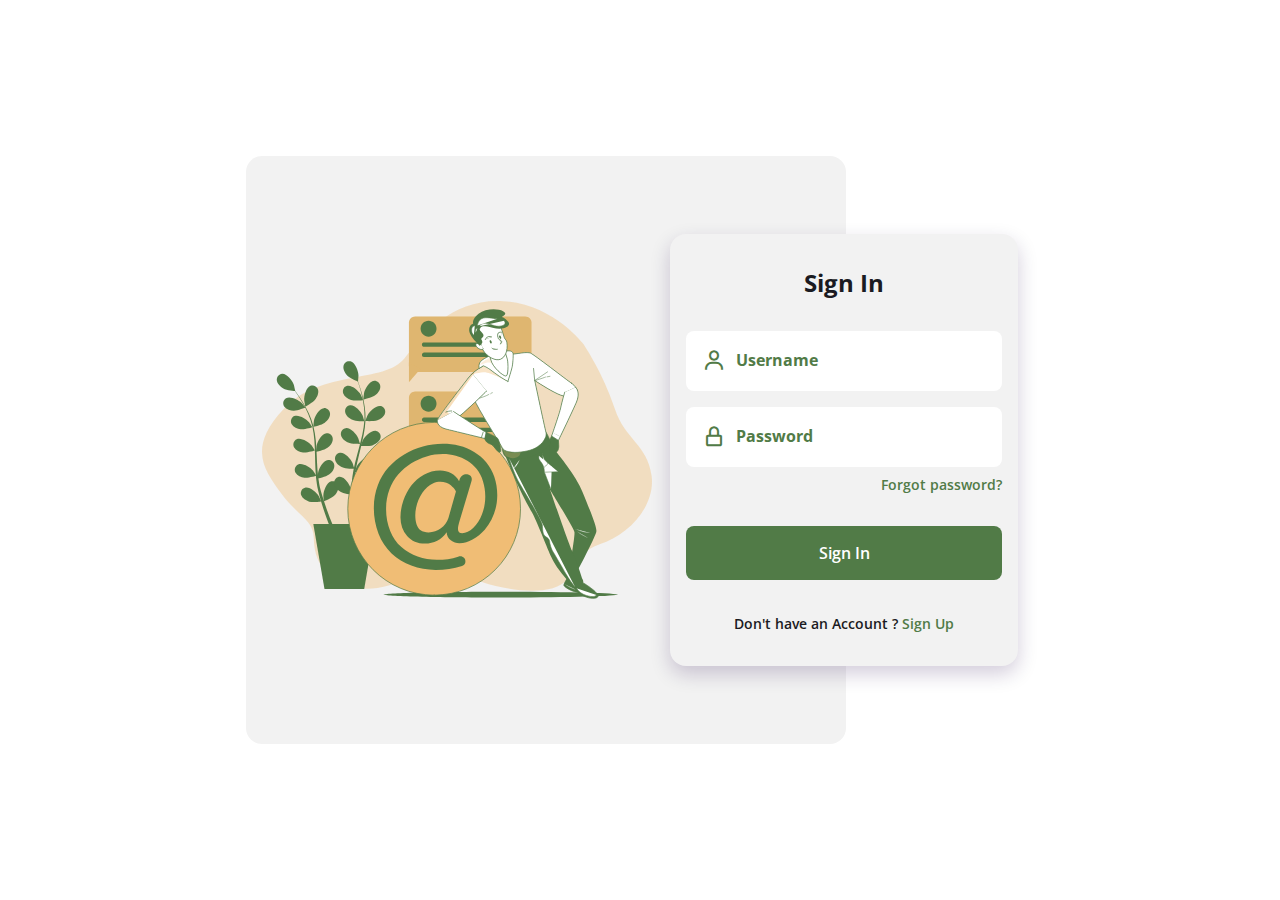
<file: responsive-login-signin-signup-main/index.html>
<!DOCTYPE html>
<html lang="en">
    <head>
        <meta charset="UTF-8">
        <meta name="viewport" content="width=device-width, initial-scale=1.0">

        <!-- ===== CSS ===== -->
        <link rel="stylesheet" href="assets/css/styles.css">
    
        <!-- ===== BOX ICONS ===== -->
        <link href='https://cdn.jsdelivr.net/npm/boxicons@2.0.5/css/boxicons.min.css' rel='stylesheet'>

        <title>Responsive Login Form Sign In Sign Up</title>
    </head>
    <body>
        <div class="login">
            <div class="login__content">
                <div class="login__img">
                    <img src="assets/img/img-login1.svg" alt="">
                </div>

                <div class="login__forms">
                    <form action="" class="login__registre" id="login-in">
                        <h1 class="login__title">Sign In</h1>
    
                        <div class="login__box">
                            <i class='bx bx-user login__icon'></i>
                            <input type="text" placeholder="Username" class="login__input">
                        </div>
    
                        <div class="login__box">
                            <i class='bx bx-lock-alt login__icon'></i>
                            <input type="password" placeholder="Password" class="login__input">
                        </div>

                        <a href="#" class="login__forgot">Forgot password?</a>

                        <a href="../search3.html" class="login__button">Sign In</a>

                        <div>
                            <span class="login__account">Don't have an Account ?</span>
                            <span class="login__signin" id="sign-up">Sign Up</span>
                        </div>
                    </form>

                    <form action="" class="login__create none" id="login-up">
                        <h1 class="login__title">Create Account</h1>
    
                        <div class="login__box">
                            <i class='bx bx-user login__icon'></i>
                            <input type="text" placeholder="Username" class="login__input">
                        </div>
    
                        <div class="login__box">
                            <i class='bx bx-at login__icon'></i>
                            <input type="text" placeholder="Email" class="login__input">
                        </div>

                        <div class="login__box">
                            <i class='bx bx-lock-alt login__icon'></i>
                            <input type="password" placeholder="Password" class="login__input">
                        </div>

                        <a href="../search3.html" class="login__button">Sign Up</a>

                        <div>
                            <span class="login__account">Already have an Account ?</span>
                            <span class="login__signup" id="sign-in">Sign In</span>
                        </div>

                        <div class="login__social">
                            <a href="#" class="login__social-icon"><i class='bx bxl-facebook' ></i></a>
                            <a href="#" class="login__social-icon"><i class='bx bxl-twitter' ></i></a>
                            <a href="#" class="login__social-icon"><i class='bx bxl-google' ></i></a>
                        </div>
                    </form>
                </div>
            </div>
        </div>

        <!--===== MAIN JS =====-->
        <script src="assets/js/main.js"></script>
    </body>
</html>
</file>
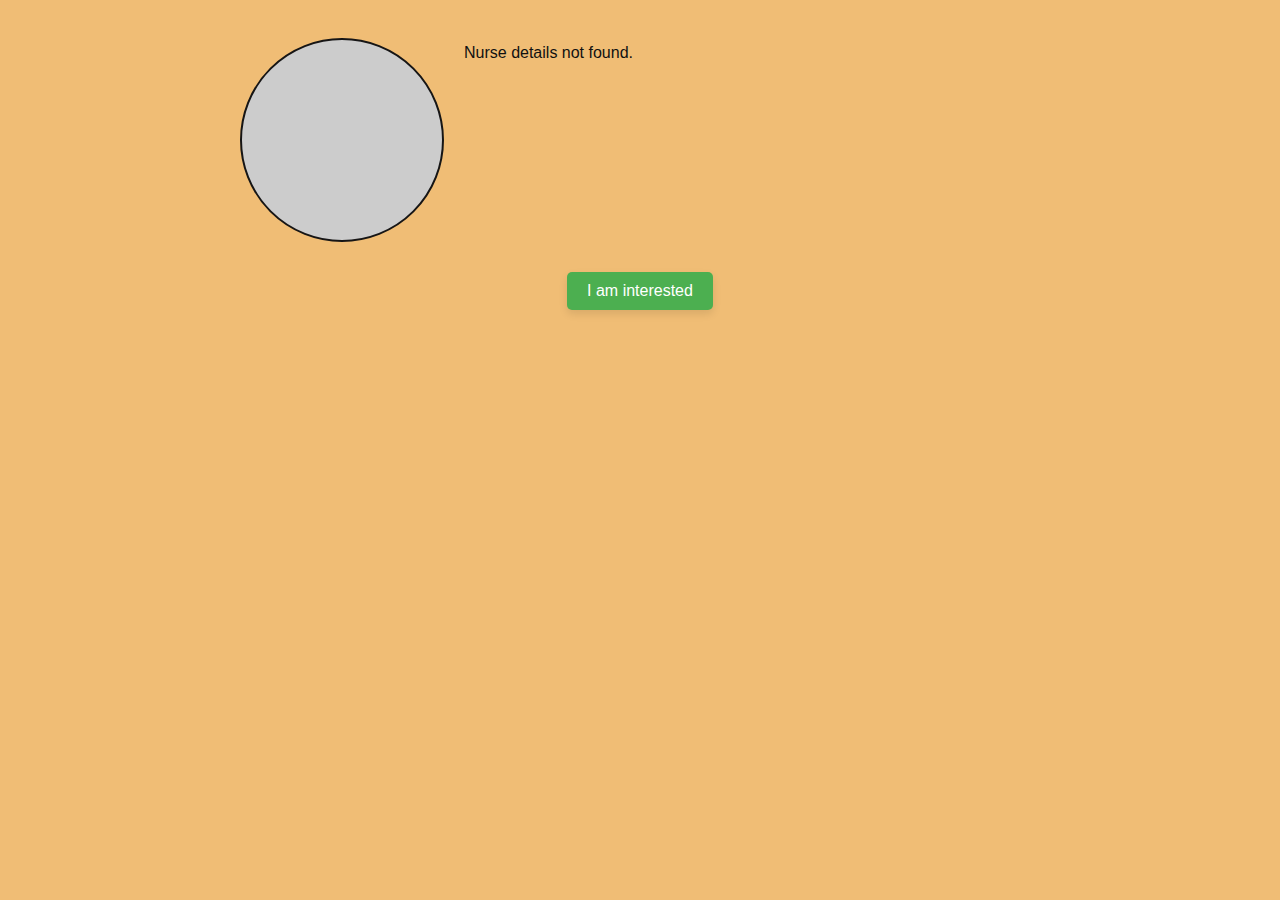
<file: detail.html>
<!DOCTYPE html>
<html lang="en">
<head>
    <meta charset="UTF-8">
    <meta name="viewport" content="width=device-width, initial-scale=1.0">
    <title>Nurse Details</title>
    <link rel="stylesheet" href="details.css">
    <style>
        

        .container {
            display: flex;
            align-items: flex-start;
        }

        .profile-picture {
            background-color: #ccc;
            width: 200px;
            height: 200px;
            border-radius: 100%;
            border: 2px solid #161515;
            margin-right: 20px;
            margin-top: 10px;
            background-image: url("https://img.freepik.com/premium-photo/user-icon-account-icon-3d-illustration_118019-6409.jpg");
            background-size: cover;
            background-position: center;
        }

        .interest-button {
            background-color: #4CAF50;
            color: white;
            padding: 10px 20px;
            border: none;
            border-radius: 5px;
            font-size: 16px;
            cursor: pointer;
            box-shadow: 0 4px 8px rgba(0,0,0,0.1);
            transition: all 0.3s;
            text-decoration: none; /* Remove default anchor underline */
            display: block;
            margin: 10px auto;
            width: max-content;
        }

        .interest-button:hover {
            background-color: #45a049;
            box-shadow: 0 6px 12px rgba(0,0,0,0.2);
        }
    </style>
</head>
<body>
    <div class="main-container">
        <div class="container">
            <div class="profile-picture"></div>
            <div id="nurseDetails">
                <h1>Nurse Details</h1>
            </div>
        </div>
        <a href="thank.html" class="interest-button">I am interested</a>
    </div>
    <script src="nurse_details.js"></script>
</body>
</html>
</file>
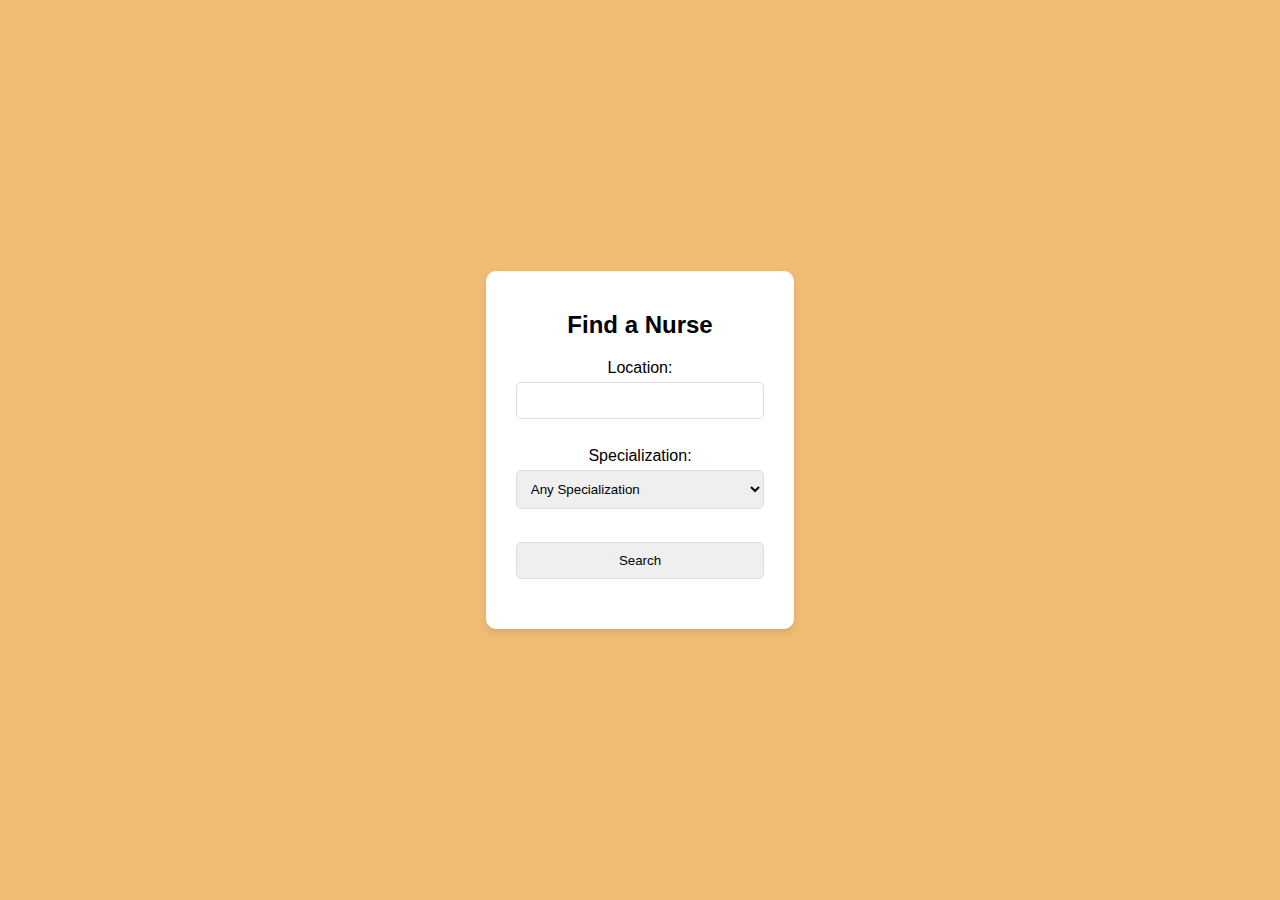
<file: search3.html>
<!DOCTYPE html>
<html lang="en">
<head>
    <meta charset="UTF-8">
    <meta name="viewport" content="width=device-width, initial-scale=1.0">
    <title>Nurse Finder</title>
    <style>
        body {
            font-family: Arial, sans-serif;
            background-color: hsl(35, 80%, 70%);
            margin: 0;
            padding: 0;
            display: flex;
            justify-content: center;
            align-items: center;
            height: 100vh;
            text-align: center;
        }
        .container {
            background-color: #fff;
            padding: 20px;
            border-radius: 10px;
            box-shadow: 0 4px 8px rgba(0,0,0,0.1);
            margin: 15px;
            width: fit-content;
        }
        #results {
            margin-top: 20px;
        }
        .nurse {
            border: 1px solid #ddd;
            padding: 10px 20px;
            border-radius: 5px;
            margin-bottom: 10px;
            background-color: #f9f9f9;
        }
        form > * {
            margin: 10px 0;
        }
        input, select, button {
            padding: 10px;
            margin-top: 5px;
            border: 1px solid #ddd;
            border-radius: 5px;
            width: calc(100% - 20px); /* Adjusts for padding */
            box-sizing: border-box; /* Makes sure padding doesn't affect width */
        }
    </style>
</head>
<body>
    <div class="container">
        <h2>Find a Nurse</h2>
        <form id="searchForm">
            <label for="location">Location:</label>
            <input type="text" id="location" name="location">
            <br><br>
            <label for="specialization">Specialization:</label>
            <select id="specialization" name="specialization">
                <option value="">Any Specialization</option>
                <option value="Pediatric Nurse">Pediatric Nurse</option>
                <option value="Geriatric Nurse">Geriatric Nurse</option>
                <option value="Surgical Nurse">Surgical Nurse</option>
                <option value="Emergency Nurse">Emergency Nurse</option>
            </select>
            <br><br>
            <button type="button" onclick="searchNurses()">Search</button>
        </form>
        <!-- Results will now appear directly below the search form, within the same container -->
        <div id="results">
            <!-- Results will be displayed here -->
        </div>
    </div>
    <script>
       async function searchNurses() {
    const locationInput = document.getElementById('location').value.toLowerCase();
    const specializationInput = document.getElementById('specialization').value.toLowerCase();

    try {
        const response = await fetch('nurses.json'); // Make sure this path is correct!
        if (!response.ok) {
            throw new Error(`HTTP error! status: ${response.status}`);
        }
        const nurses = await response.json();

        const filteredNurses = nurses.filter(nurse => {
            const matchesLocation = nurse.location.toLowerCase().includes(locationInput);
            const matchesSpecialization = specializationInput === '' || nurse.specialization.toLowerCase() === specializationInput;
            return matchesLocation && matchesSpecialization;
        });

        displayResults(filteredNurses);
    } catch (error) {
        console.error('Could not load the nurse data:', error);
    }
}

function displayResults(nurses) {
    const resultsDiv = document.getElementById('results');
    resultsDiv.innerHTML = ''; // Clear previous results

    if (nurses.length === 0) {
        resultsDiv.innerHTML = '<p>No nurses found. Please try different search criteria.</p>';
        return;
    }

    nurses.forEach(nurse => {
        const nurseDiv = document.createElement('div');
        nurseDiv.classList.add('nurse');
        nurseDiv.innerHTML = `
            <h3><a href="detail.html?id=${nurse.id}">${nurse.name}</a></h3>
            <p>Location: ${nurse.location}</p>
            <p>Age: ${nurse.age}</p>
            <p>Specialization: ${nurse.specialization}</p>
        `;
        resultsDiv.appendChild(nurseDiv);
    });
}

    </script>
</body>
</html>
</file>
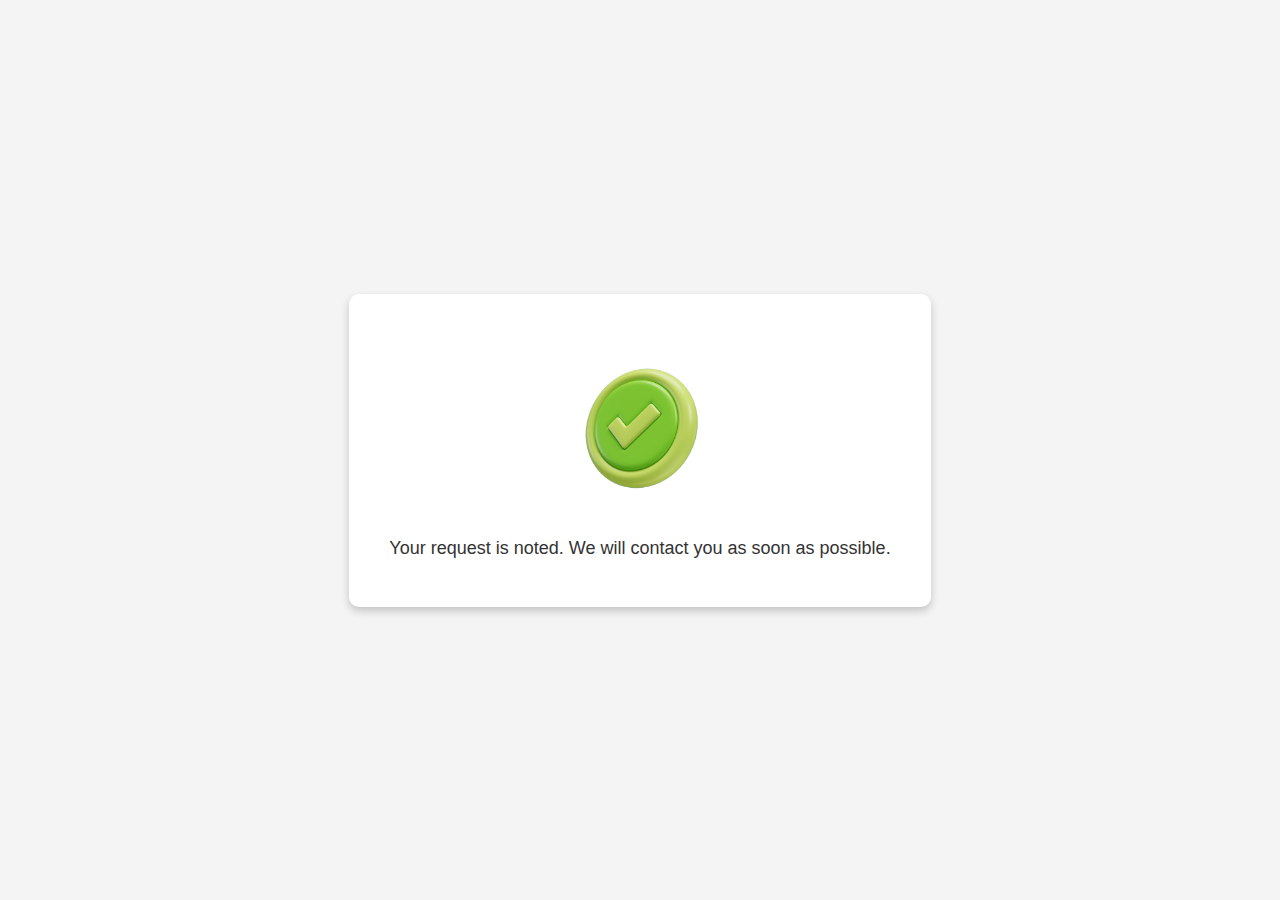
<file: thank.html>
<!DOCTYPE html>
<html lang="en">
<head>
    <meta charset="UTF-8">
    <meta name="viewport" content="width=device-width, initial-scale=1.0">
    <title>Confirmation Page</title>
    <link rel="stylesheet" href="details.css">
    <style>
        body {
            font-family: 'Segoe UI', Tahoma, Geneva, Verdana, sans-serif; /* Updated font family for a more modern look */
            background-color: #f4f4f4;
            display: flex;
            justify-content: center;
            align-items: center;
            height: 100vh;
            margin: 0;
        }

        .confirmation-container {
            background: white;
            padding: 40px;
            border-radius: 10px;
            box-shadow: 0 4px 8px rgba(0,0,0,0.2);
            text-align: center;
        }

        .tick-mark {
            width: 150px; /* Medium small size */
            height: 150px;
            margin: 20px auto;
            animation: popIn 0.5s ease-out; /* Animation for pop effect */
        }

        @keyframes fadeIn {
            from {
                opacity: 0;
            }
            to {
                opacity: 1;
            }
        }

        @keyframes popIn {
            0% {
                transform: scale(0);
                opacity: 0;
            }
            60% {
                transform: scale(1.2);
                opacity: 1;
            }
            100% {
                transform: scale(1);
            }
        }

        .message {
            font-size: 18px; /* Slightly larger font size */
            color: #333;
            margin-top: 10px;
            animation: fadeIn 2s;
        }
    </style>
</head>
<body>
    <div class="confirmation-container">
        <img src="img/tick.png" alt="Tick Mark" class="tick-mark"> <!-- Correct the path and include the image as part of the tick-mark class -->
        <p class="message">Your request is noted. We will contact you as soon as possible.</p>
    </div>
</body>
</html>
</file>
<file: responsive-login-signin-signup-main/assets/css/styles.css>
/*===== GOOGLE FONTS =====*/
@import url("https://fonts.googleapis.com/css2?family=Open+Sans:wght@400;600;700&display=swap");

/*===== VARIABLES CSS =====*/
:root{
  /*===== Colores =====*/
  --first-color: hsl(108, 27%, 38%);
  --first-color-dark: hsl(244, 12%, 12%);
  --first-color-light: hsl(108, 27%, 38%);
  --first-color-lighten: #F2F2F2;

  /*===== Font and typography =====*/
  --body-font: 'Open Sans', sans-serif;
  --h1-font-size: 1.5rem;
  --normal-font-size: .938rem;
  --small-font-size: .813rem;
}

@media screen and (min-width: 768px){
  :root{
    --normal-font-size: 1rem;
    --small-font-size: .875rem;
  }
}

/*===== BASE =====*/
*,::before,::after{
  box-sizing: border-box;
}

body{
  margin: 0;
  padding: 0;
  font-family: var(--body-font);
  font-size: var(--normal-font-size);
  color: var(--first-color-dark);
}

h1{
  margin: 0;
}

a{
  text-decoration: none;
}

img{
  max-width: 100%;
  height: auto;
  display: block;
}

/*===== LOGIN =====*/
.login{
  display: grid;
  grid-template-columns: 100%;
  height: 100vh;
  margin-left: 1.5rem;
  margin-right: 1.5rem;
}

.login__content{
  display: grid;
}

.login__img{
  justify-self: center;
}

.login__img img{
  width: 310px;
  margin-top: 1.5rem;
}

.login__forms{
  position: relative;
  height: 368px;
}

.login__registre, .login__create{
  position: absolute;
  bottom: 1rem;
  width: 100%;
  background-color: var(--first-color-lighten);
  padding: 2rem 1rem;
  border-radius: 1rem;
  text-align: center;
  box-shadow: 0 8px 20px rgba(35,0,77,.2);
  animation-duration: .4s;
  animation-name: animate-login;
}

@keyframes animate-login{
  0%{
    transform: scale(1,1);
  }
  50%{
    transform: scale(1.1,1.1);
  }
  100%{
    transform: scale(1,1);
  }
}

.login__title{
  font-size: var(--h1-font-size);
  margin-bottom: 2rem;
}

.login__box{
  display: grid;
  grid-template-columns: max-content 1fr;
  column-gap: .5rem;
  padding: 1.125rem 1rem;
  background-color: #FFF;
  margin-top: 1rem;
  border-radius: .5rem;
}

.login__icon{
  font-size: 1.5rem;
  color: var(--first-color);
}

.login__input{
  border: none;
  outline: none;
  font-size: var(--normal-font-size);
  font-weight: 700;
  color: var(--first-color-dark);
}

.login__input::placeholder{
  font-size: var(--normal-font-size);
  font-family: var(--body-font);
  color: var(--first-color-light);
}

.login__forgot{
  display: block;
  width: max-content;
  margin-left: auto;
  margin-top: .5rem;
  font-size: var(--small-font-size);
  font-weight: 600;
  color: var(--first-color-light);
}

.login__button{
  display: block;
  padding: 1rem;
  margin: 2rem 0;
  background-color: var(--first-color);
  color: #FFF;
  font-weight: 600;
  text-align: center;
  border-radius: .5rem;
  transition: .3s;
}

.login__button:hover{
  background-color: var(--first-color-dark);
}

.login__account, .login__signin, .login__signup{
  font-weight: 600;
  font-size: var(--small-font-size);
}

.login__account{
  color: var(--first-color-dark);
}

.login__signin, .login__signup{
  color: var(--first-color);
  cursor: pointer;
}

.login__social{
  margin-top: 2rem;
}

.login__social-icon{
  font-size: 1.5rem;
  color: var(--first-color-dark);
  margin: 0 1.5rem;
}

/*Show login*/
.block{
  display: block;
}

/*Hidden login*/
.none{
  display: none;
}

/* ===== MEDIA QUERIES =====*/
@media screen and (min-width: 576px){
  .login__forms{
    width: 348px;
    justify-self: center;
  }
}

@media screen and (min-width: 1024px){
  .login{
    height: 100vh;
    overflow: hidden;
  }

  .login__content{
    grid-template-columns: repeat(2, max-content);
    justify-content: center;
    align-items: center;
    margin-left: 10rem;
  }

  .login__img{
    display: flex;
    width: 600px;
    height: 588px;
    background-color: var(--first-color-lighten);
    border-radius: 1rem;
    padding-left: 1rem;
  }

  .login__img img{
    width: 390px;
    margin-top: 0;
  }

  .login__registre, .login__create{
    left: -11rem;
  }

  .login__registre{
    bottom: -2rem;
  }

  .login__create{
    bottom: -5.5rem;
  }
}
</file>
<file: details.css>
body {
    font-family: Arial, sans-serif;
    background-color: hsl(35, 80%, 70%);
}

.container {
    max-width: 800px;
    margin: 0 auto;
    padding: 20px;
}

h2 {
    color: hsl(108, 27%, 38%);
    margin-bottom: 10px;
}

p {
    color: #111111;
    margin-bottom: 8px;
}
</file>
